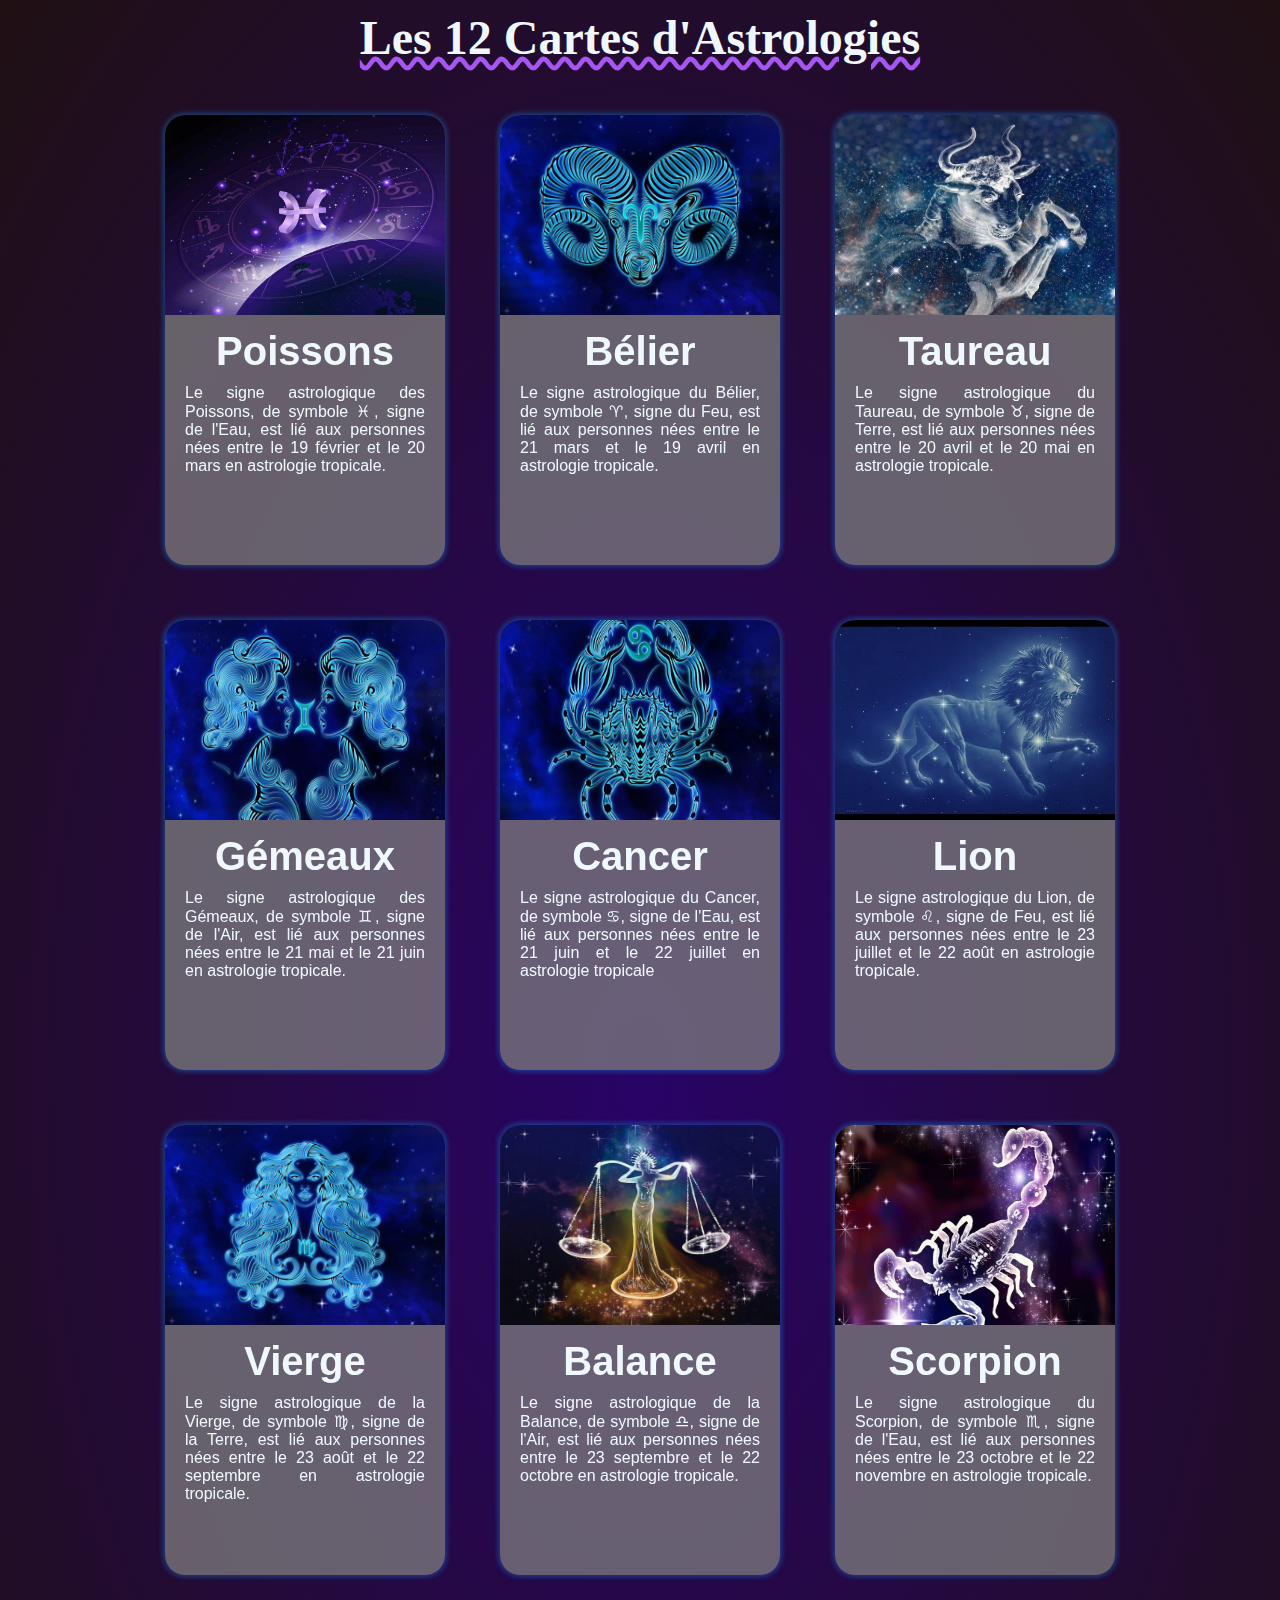
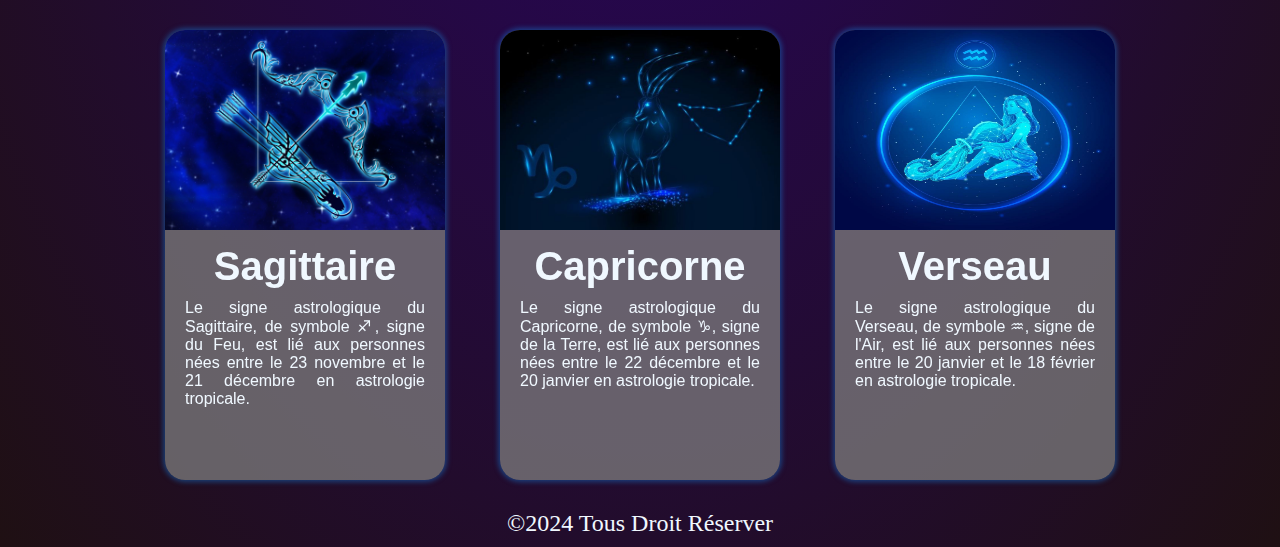
<file: index.html>
<!DOCTYPE html>
<html lang="fr">
    <head>
        <meta charset="UTF-8">
        <meta name="viewport" content="width=device-width, initial-scale=1.0">

        <!-- description pour navigateur -->
        <meta name="description" content="Voici les 12 cartes astrologique rotativent. Avec leur signification au verso.">
        <title>Cartes Astrologique</title>

        <!-- lien fichier CSS -->
        <link rel="stylesheet" href="./style.css">

        <!-- icon onglet -->
        <link rel="shortcut icon" href="./img/favicon.ico" type="image/x-icon">
    </head>
    <body>

        <header class="big_title">
            <h1>Les 12 Cartes d'Astrologies</h1>
        </header>

        <main>
            <!-- site web -->

            <div id="container">
                <div class="carte">
                    <div class="carte_avant">
                        <div class="carte_titre">
                            <img src="./img/poisson.jpg" alt="signe astro Poisson">
                        </div>
                        <div class="carte_texte">
                            <h1>Poissons</h1>
                            <p>Le signe astrologique des Poissons, de symbole ♓︎, signe de l'Eau, est lié aux personnes nées entre le 19 février et le 20 mars en astrologie tropicale.</p>
                        </div>
                    </div>
                    
                    <div class="carte_arriere">
                        <p>Symbolise l'émotivité, l'hypersensibilité, l'angoisse ou encore l'imagination. <br><br>
                        Le Défault : la naïveté.Le Poissons est rêveur, et très naïf. Il croit en la bonté des gens et ne voit que le positif et n’est pas clairvoyant.<br><br>
                        Qualité : l'altruisme.Le Poissons est très empathique. Il ne laissera jamais une personne exclue et ira toujours vers les autres.</p>
                    </div>
                </div>
                
                <div class="carte">
                    <div class="carte_avant">
                        <div class="carte_titre">
                            <img src="./img/belier.jpg" alt="signe astro Bélier">
                        </div>
                        <div class="carte_texte">
                            <h1>Bélier</h1>
                            <p>Le signe astrologique du Bélier, de symbole ♈︎, signe du Feu, est lié aux personnes nées entre le 21 mars et le 19 avril en astrologie tropicale.</p>
                        </div>
                    </div>
                    
                    <div class="carte_arriere">
                        <p>Il symbolise l'impulsion, la virilité, le courage, l'énergie et l'indépendance. <br><br>
                        Défault: l'entêtement.Le Bélier est un signe qui fonce tête baissée. Il est très têtu lorsque les choses ne bougent pas dans son sens et a beaucoup de mal à se remettre en question.<br><br>
                        Qualité : le courage.Si le Bélier a un côté impulsif, cela lui permet d’être très courageux et de foncer quand d’autres signes auraient peur d’y aller.</p>
                    </div>
                </div>

                <div class="carte">
                    <div class="carte_avant">
                        <div class="carte_titre">
                            <img src="./img/taureau 3.jpg" alt="signe astro Taureau">
                        </div>
                        <div class="carte_texte">
                            <h1>Taureau</h1>
                            <p>Le signe astrologique du Taureau, de symbole ♉︎, signe de Terre, est lié aux personnes nées entre le 20 avril et le 20 mai en astrologie tropicale.</p>
                            
                        </div>
                    </div>

                    <div class="carte_arriere">
                        <p>Il est généralement associé à une grande puissance de travail, la sensualité ainsi qu'à une tendance exagérée pour les plaisirs.<br><br>
                        Défault : la possessivité. C’est l’un des signes les plus possessif, que ce soit en amour ou en amitié. Quand le Taureau aime, il ne compte pas et attend des autres la même chose. Il n’aime pas partager.<br><br>
                        Qualité: la loyauté.La loyauté est la qualité principale de son élément. C’est un signe fiable et responsable, ce qui en fait un bon confident.</p>
                    </div>
                </div>

                <div class="carte">
                    <div class="carte_avant">
                        <div class="carte_titre">
                            <img src="./img/gemeau.jpg" alt="signe astro Gémeaux">
                        </div>
                        <div class="carte_texte">
                            <h1>Gémeaux</h1>
                            <p>Le signe astrologique des Gémeaux, de symbole ♊︎, signe de l'Air, est lié aux personnes nées entre le 21 mai et le 21 juin en astrologie tropicale.</p>
                        </div>
                    </div>

                    <div class="carte_arriere">
                        <p>Symbolise les contacts humains, les transports, les communications ainsi que la polarité.<br><br>
                        Défault : la versatilité.C’est un signe dit “double”. Le Gémeaux aime créer du lien entre les gens, mais cela le rend versatile. Il vaut tellement plaire à tout le monde qu’il n’est jamais vraiment lui-même.<br><br>
                        Qualité: la sociabilité.Le Gémeaux est le signe le plus sociable du zodiaque car il s’adapte à tout le monde et aime rassembler les gens.</p>
                    </div>
                </div>

                <div class="carte">
                    <div class="carte_avant">
                        <div class="carte_titre">
                            <img src="./img/cancer.jpg" alt="signe astro Cancer">
                        </div>
                        <div class="carte_texte">
                            <h1>Cancer</h1>
                            <p>Le signe astrologique du Cancer, de symbole ♋︎, signe de l'Eau, est lié aux personnes nées entre le 21 juin et le 22 juillet en astrologie tropicale</p>
                        </div>
                    </div>

                    <div class="carte_arriere">
                        <p> Il a pour signification le retrait sur soi, la timidité, la ténacité ainsi que la sensibilité.<br><br>
                        Défault : la mélancolie.Le Cancer est un des signes, voire le signe, le plus sensible du zodiaque. Cela lui permet de faire preuve d’une grande empathie, mais cela peut aussi le rendre très nostalgique.<br><br>
                        Qualité : la tendresse.Le Cancer est très sensible et très affectueux. C’est un signe tendre qui sait réconforter son entourage quand ça ne va pas.</p>
                    </div>
                </div>

                <div class="carte">
                    <div class="carte_avant">
                        <div class="carte_titre">
                            <img src="./img/lion.jpg" alt="signe astro Lion">
                        </div>
                        <div class="carte_texte">
                            <h1>Lion</h1>
                            <p>Le signe astrologique du Lion, de symbole ♌︎, signe de Feu, est lié aux personnes nées entre le 23 juillet et le 22 août en astrologie tropicale. </p>
                        </div>
                    </div>

                    <div class="carte_arriere">
                        <p>A pour symbole la joie de vivre, l'ambition, l'élévation et l'orgueil.<br><br>
                        Défault : l’individualisme.Le Lion est un signe solaire. Il est charismatique et aime être remarqué. Mais il est très tourné vers lui-même et fait preuve d'individualisme.<br><br>
                        Qualité: le charisme.Le Lion est solaire. Il rayonne et aime briller en société. Quand on rentre dans une pièce, on le remarque par son charisme.</p>
                    </div>
                </div>

                <div class="carte">
                    <div class="carte_avant">
                        <div class="carte_titre">
                            <img src="./img/vierge.jpg" alt="signe astro Vierge">
                        </div>
                        <div class="carte_texte">
                            <h1>Vierge</h1>
                            <p>Le signe astrologique de la Vierge, de symbole ♍︎, signe de la Terre, est lié aux personnes nées entre le 23 août et le 22 septembre en astrologie tropicale.</p>
                        </div>
                    </div>

                    <div class="carte_arriere">
                        <p> Il est symbole de travail, de moisson, de dextérité manuelle et de minutie.<br><br>
                        Défault: le perfectionnisme exacerbé.La Vierge est la plus ordonnée du zodiaque. C’est clairement la reine de l’organisation. Si cela peut lui permettre d’évoluer dans sa vie professionnelle, ce perfectionnisme exacerbé est un défaut dans certaines situations.<br><br>
                        Qualité: l’organisation.Si la Vierge a bien une qualité, c’est celle d’être très organisée. Elle peut se sortir d’une situation compliquée grâce à ce sens aigu de l’organisation.</p>

                    </div>
                </div>

                <div class="carte">
                    <div class="carte_avant">
                        <div class="carte_titre">
                            <img src="./img/balance2.jpg" alt="signe astro Balance">
                        </div>
                        <div class="carte_texte">
                            <h1>Balance</h1>
                            <p>Le signe astrologique de la Balance, de symbole ♎︎, signe de l'Air, est lié aux personnes nées entre le 23 septembre et le 22 octobre en astrologie tropicale.</p>
                        </div>
                    </div>

                    <div class="carte_arriere">
                        <p> Il représente l'équilibre, la justice, la mesure.<br><br>
                        Défault : l’indécision.Comme son nom l’indique, la Balance oscille toujours entre deux avis. Elle est en perpétuelle hésitation et a beaucoup de mal à prendre une décision.<br><br>
                        Qualité: la diplomatie.La Balance est la reine du compromis. Elle trouvera toujours une solution qui ira à tout le monde.</p>
                    </div>
                </div>

                <div class="carte">
                    <div class="carte_avant">
                        <div class="carte_titre">
                            <img src="./img/scorpion.jpg" alt="signe astro Scorpion">
                        </div>
                        <div class="carte_texte">
                            <h1>Scorpion</h1>
                            <p>Le signe astrologique du Scorpion, de symbole ♏︎, signe de l'Eau, est lié aux personnes nées entre le 23 octobre et le 22 novembre en astrologie tropicale.</p>
                        </div>
                    </div>

                    <div class="carte_arriere">
                        <p>Il est présenté comme le signe le plus passionné du zodiaque. À tendance sombre, le scorpion peut avoir une tendance à l'autodestruction.<br><br>
                        Défault : la rancune.Le Scorpion est un signe très, mais alors vraiment très rancunier. Si vous trahissez un Scorpion, il ne vous le pardonnera pas, ou pire, il fera tout pour se venger. Il ne supporte pas la déloyauté !<br><br>
                        Qualité : la séduction.Le Scorpion est mystérieux et cela attire les gens vers lui. C'est un véritable aimant ! Il a un effet magnétique.</p>
                    </div>
                </div>

                <div class="carte">
                    <div class="carte_avant">
                        <div class="carte_titre">
                            <img src="./img/sagittaire.jpg" alt="signe astro Sagittaire">
                        </div>
                        <div class="carte_texte">
                            <h1>Sagittaire</h1>
                            <p>Le signe astrologique du Sagittaire, de symbole ♐︎, signe du Feu, est lié aux personnes nées entre le 23 novembre et le 21 décembre en astrologie tropicale.</p>
                        </div>
                    </div>

                    <div class="carte_arriere">
                        <p>Il a pour symbole le mouvement, les réflexes vifs, les instincts nomades ainsi que l'indépendance.<br><br>
                        Défault : la maladresse.C’est un signe qui est très honnête. Mais cela peut parfois se traduire par un manque de tact. Il est assez brusque, mais ce n’est jamais méchant.<br><br>
                        Qualité: l’optimisme.Le Sagittaire est l’un des signes les plus optimistes du zodiaque. Il voit toujours le bon côté des choses !</p>
                    </div>
                </div>

                <div class="carte">
                    <div class="carte_avant">
                        <div class="carte_titre">
                            <img src="./img/capricorne2.jpg" alt="signe astro Capricorne">
                        </div>
                        <div class="carte_texte">
                            <h1>Capricorne</h1>
                            <p>Le signe astrologique du Capricorne, de symbole ♑︎, signe de la Terre, est lié aux personnes nées entre le 22 décembre et le 20 janvier en astrologie tropicale.</p>
                        </div>
                    </div>

                    <div class="carte_arriere">
                        <p>Il est le symbole de la fin d'un cycle mais aussi de la naissance d'un cycle nouveau. Il est associé à la patience, la persévérance, la prudence, la réalisation ainsi que le sens du devoir.<br><br>
                        Défault : le pessimisme.S’il y a bien un signe qui voit le verre à moitié vide, c’est le Capricorne. Il a tendance à être négatif lorsque la situation ne lui plait pas.<br><br>
                        Qualité: l’ambition.Le Capricorne est très ambitieux et c’est une belle qualité pour avancer dans sa vie.</p>
                    </div>
                </div>

                <div class="carte">
                    <div class="carte_avant">
                        <div class="carte_titre">
                            <img src="./img/verseau2.jpg" alt="signe astro Verseau">
                        </div>
                        <div class="carte_texte">
                            <h1>Verseau</h1>
                            <p>Le signe astrologique du Verseau, de symbole ♒︎, signe de l'Air, est lié aux personnes nées entre le 20 janvier et le 18 février en astrologie tropicale.</p>
                        </div>
                    </div>

                    <div class="carte_arriere">
                        <p>Symbole la fraternité, l'indifférence aux choses matérielles, la coopération et la solidarité collective. <br><br>
                        Défault : le caprice.Si on ne connaît pas bien la personne Verseau, on peut se dire qu’à première vue, elle est capricieuse. Elle aime que tout aille dans son sens.<br><br>
                        Qualité : l’humanité.Il est très humaniste et créatif. Il est tourné vers l’humain et aime partager des expériences avec les autres.</p>
                    </div>
                </div>
                
            </div>
        </main>

        <footer>
            <p>&copy;2024 Tous droit réserver</p>
        </footer>
    </body>
</html>
</file>
<file: style.css>
*{
  margin: 0;
  padding: 0;
  box-sizing: border-box;
}

body{
  background: radial-gradient(#290367,#1f1013);
}

#container { 
  display: flex;
  flex-wrap: wrap;
  justify-content: center;
  align-items: center;
  width: 100%;
  /*min-height: 100%; /* hauteur de page minimum */
  perspective: 800px;
  margin: 10px;
  gap: 15px;
  /*border: 2px solid red;*/
}

/* *************** titre de la page ***************** */
.big_title {
  color: aliceblue;
  font-size: 1.5rem;
  margin: 10px;
  text-align: center;
  margin-bottom: 20px;
  /*text-transform: capitalize;*/
  text-decoration: rgb(167, 85, 243) wavy underline; /* trait du titre */
  /*border: 2px solid rgb(39, 51, 217);*/
}

footer{
  color: aliceblue;
  text-align: center;
  text-transform:capitalize;
  font-size: 1.5rem;
  margin-bottom: 10px;
}

main {
    margin: 0;
    /*height: 100vh;*/
    font-weight: 100; /* graisse typo */
    
    overflow-Y: hidden;
    overflow-Y: hidden;
    overflow-Y: hidden;
    overflow-y: hidden;
    -webkit-animation: fadeIn 1 1s ease-out;
    -moz-animation: fadeIn 1 1s ease-out;
    -o-animation: fadeIn 1 1s ease-out;
    animation: fadeIn 1 1s ease-out;
    overflow: hidden;
    font-family: Helvetica, sans-serif;
    display: flex;
    justify-content: center;
    align-items: center;
    /*border: 2px dashed green;*/
}

/* site web  */

.carte{
  position:relative;
  width: 280px;
  height: 450px;
  transition: transform 1.5s; /* temps de rotation */
  transform-style: preserve-3d;/* permet que le texte est dans le bon sens*/
  background: rgba(128, 128, 128, 0.739);
  border-radius: 20px;
  gap:20px 10px; /* écart entre les cartes */
  /*overflow: hidden;/* cache se qui dépasse */
  margin: 20px;
  /*border:solid 5px red;*/
}

.carte:hover{ 
  cursor: pointer; /* quand le curseur passe dessus */
  transform: rotateY(180deg) rotateZ(180deg);
}

/* L'avant et l'arrière de la carte */
.carte_avant,
.carte_arriere{
  height: 100%;
  width: 100%;
  border-radius: 20px;
  box-shadow: 0 0 5px 2px rgba(22, 110, 198, 0.512);
  position: absolute;
  backface-visibility: hidden;
  /*border: solid 5px red;*/
}

/* *********************** Avant des cartes astro ***************************** */
.carte_titre img{
  height: 200px;
  width: 100%;
  border-radius: 20px 20px 0px 0px;
}

.carte_texte{
  color:aliceblue;
  text-align: justify;
  margin: 10px;
}

.carte_texte h1{
  font-size: 40px;
  text-align: center;
  /*border: solid 3px rgb(180, 183, 6);*/
}

.carte_texte p{
  font-size: 16px;
  margin: 10px;
  /*border: solid 3px green;*/
}

/* *********************** Arrière des cartes astro ***************************** */
.carte_arriere{
  background-color: #a09898;
  display: flex;
  flex-direction: column;
  justify-content: center;
  align-items: center;
  transform: rotateY(180deg) rotateZ(180deg);
  gap:5rem; /* écran entre le titre et le paragraphe */
  padding:10px;
  /*border: 2px solid red;*/
}

.carte_arriere p{
  width: 100%;
  height: 100%;
  color:aliceblue;
  display: flex;
  align-items: center;
  font-size: 16px;
  text-align: justify;
  text-justify: auto;
  gap:0; /* écarte de gouttière entre les lignes et les colonnes */
  /*border: solid 5px orchid;*/
}
</file>
